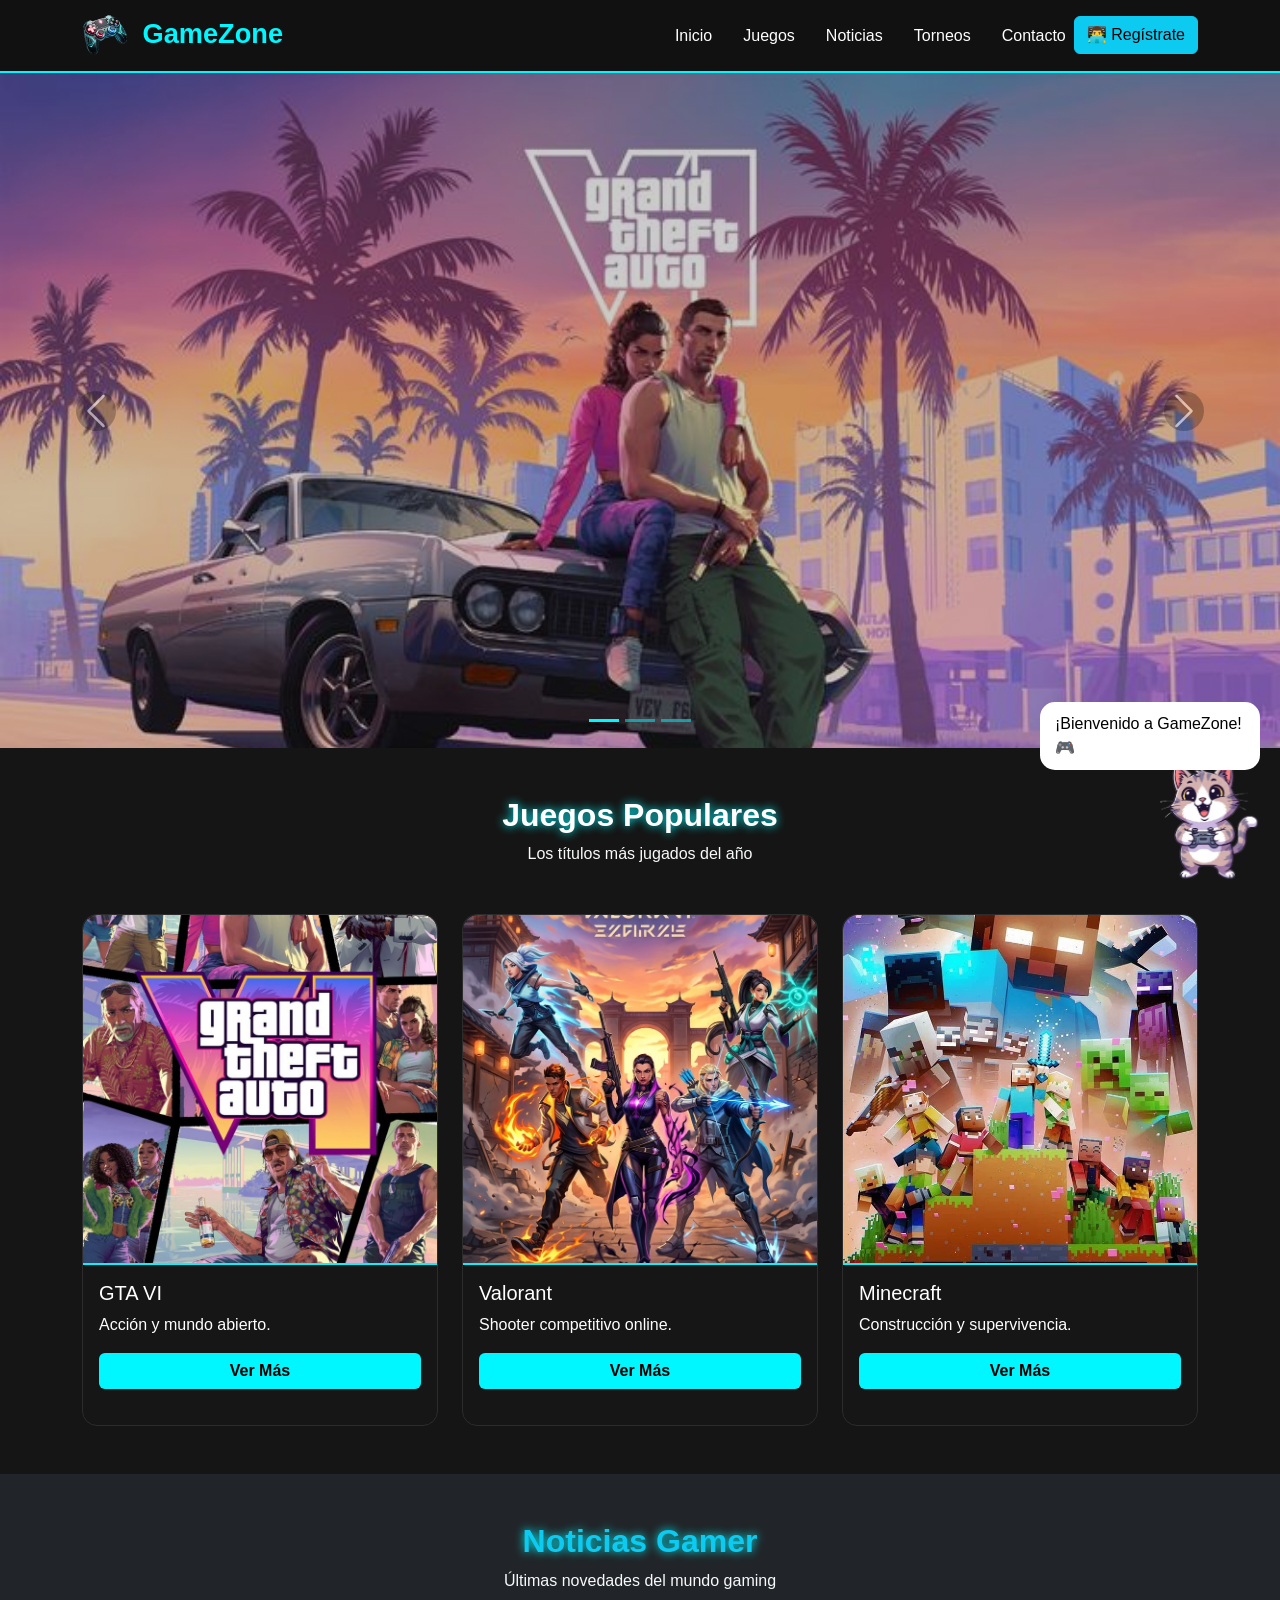
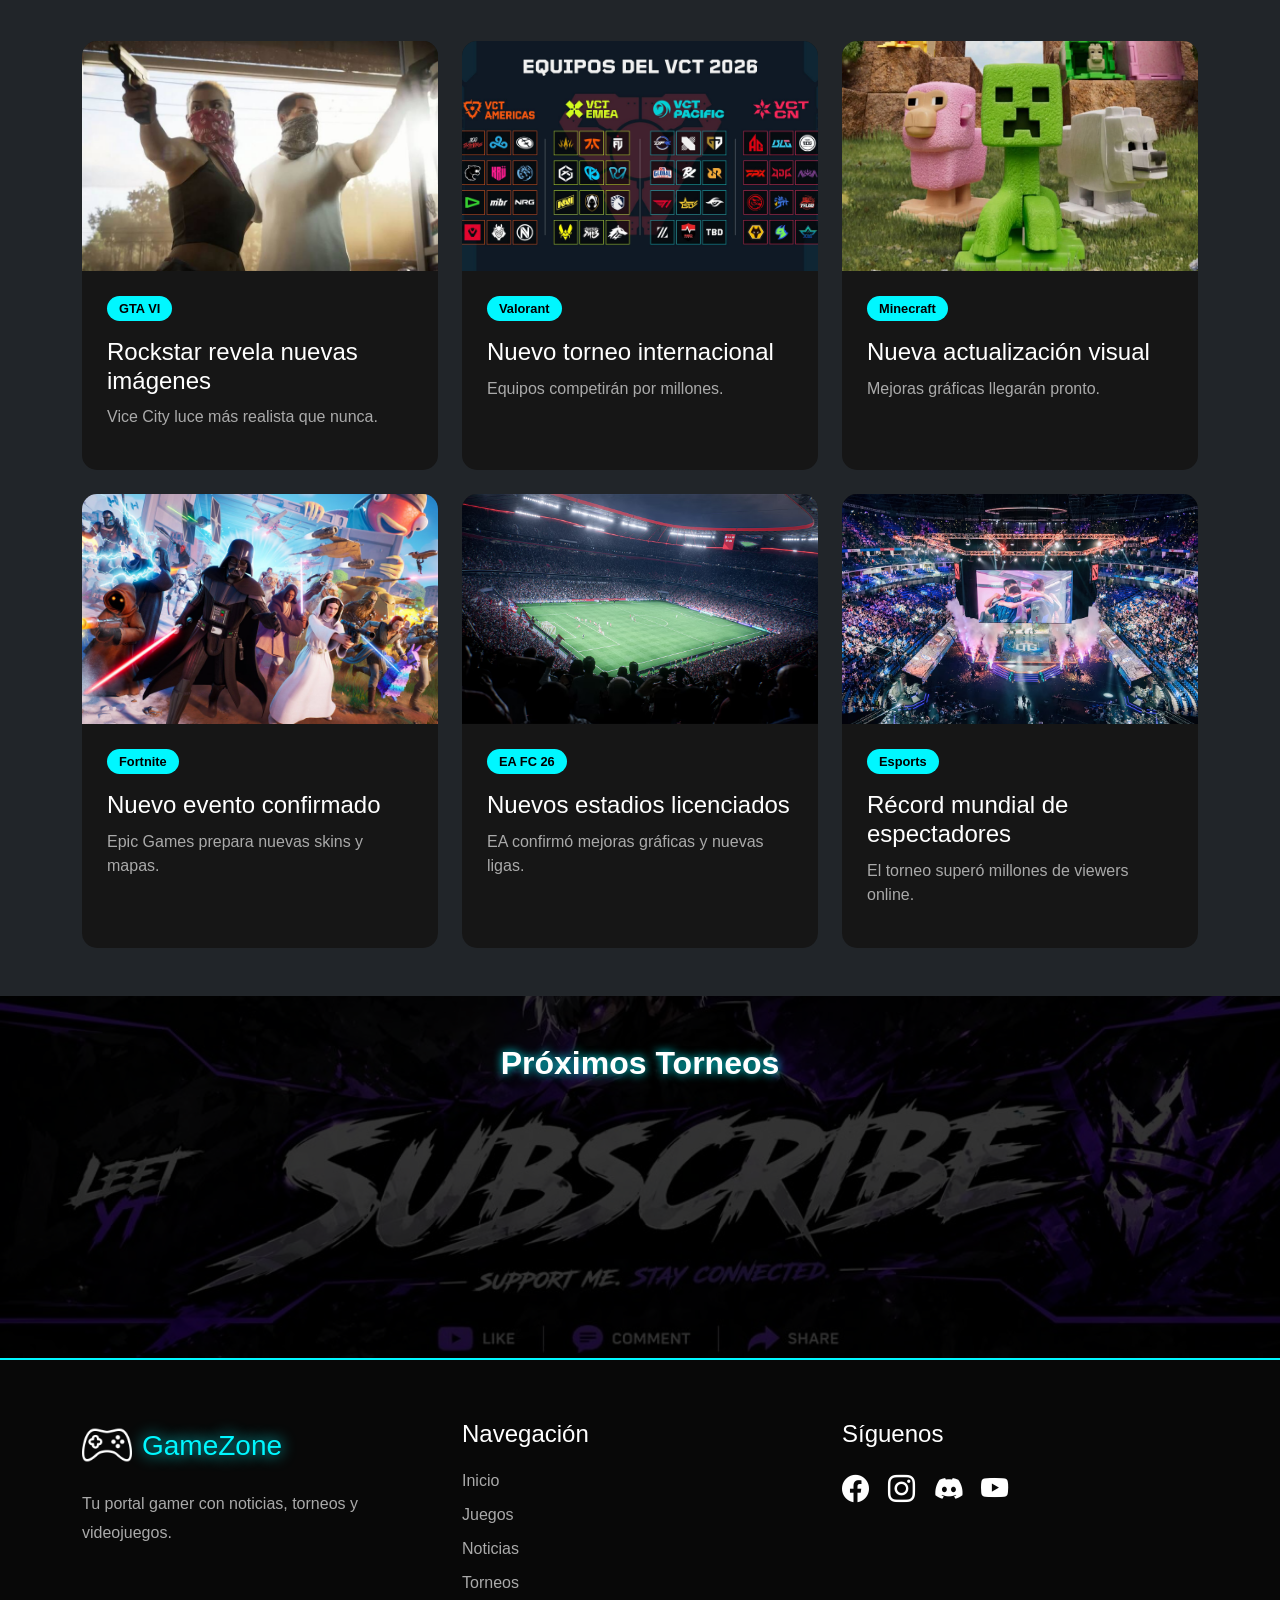
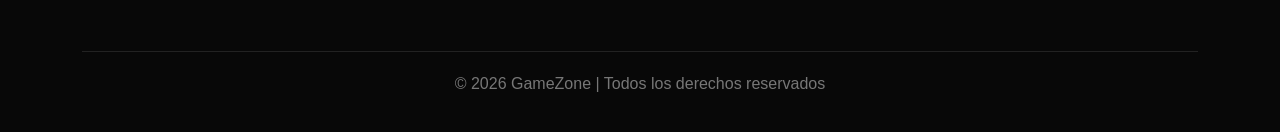
<file: index.html>
<!DOCTYPE html>
<html lang="es">
<head>
    <meta charset="UTF-8">
    <meta name="viewport" content="width=device-width, initial-scale=1.0">
    <title>Gaming Zone</title>
    <link href="https://cdn.jsdelivr.net/npm/bootstrap@5.3.3/dist/css/bootstrap.min.css" rel="stylesheet">
    <link rel="stylesheet" href="https://unpkg.com/aos@2.3.1/dist/aos.css"/>
    <link rel="stylesheet" href="https://cdn.jsdelivr.net/npm/bootstrap-icons@1.11.3/font/bootstrap-icons.min.css">
    <link rel="stylesheet" href="css/style.css">
</head>
<body>
    <!-- BAR -->
    <nav class="navbar navbar-expand-lg navbar-dark bg-dark sticky-top">
        <div class="container">
            <!-- LOGO -->
            <a class="navbar-brand fw-bold" href="#">
                <img src="img/logo (1).png" alt="Logo" width="45" class="me-2">
                GameZone
            </a>
            <!-- BOTÓN RESPONSIVE -->
            <button class="navbar-toggler" type="button" data-bs-toggle="collapse" data-bs-target="#menu">
                <span class="navbar-toggler-icon"></span>
            </button>
            <!-- MENÚ -->
            <div class="collapse navbar-collapse" id="menu">
                <ul class="navbar-nav ms-auto">
                    <li class="nav-item">
                        <a class="nav-link active" href="#inicio">
                            Inicio
                        </a>
                    </li>
                    <li class="nav-item">
                        <a class="nav-link" href="#juegos">
                            Juegos
                        </a>
                    </li>
                    <li class="nav-item">
                        <a class="nav-link" href="#noticias">
                            Noticias
                        </a>
                    </li>
                    <li class="nav-item">
                        <a class="nav-link" href="#torneos">
                            Torneos
                        </a>
                    </li>
                    <li class="nav-item">
                        <a class="nav-link" href="#contacto">
                            Contacto
                        </a>
                    </li>
                    <li class="nav-item">
                        <a class="btn btn-info w-100" href="registrate.html">
                            👨‍💻 Regístrate
                        </a>  
                    </li>
                </ul>
            </div>
        </div>
    </nav>
    <!-- HERO SECTION -->
    <!-- HERO SLIDER -->
<section id="inicio">
    <div id="heroCarousel" class="carousel slide carousel-fade" data-bs-ride="carousel">
        <!-- INDICADORES -->
        <div class="carousel-indicators">
            <button type="button" data-bs-target="#heroCarousel" data-bs-slide-to="0" class="active"></button>
            <button type="button" data-bs-target="#heroCarousel" data-bs-slide-to="1"></button>
            <button type="button" data-bs-target="#heroCarousel" data-bs-slide-to="2"></button>
        </div>
        <!-- SLIDES -->
        <div class="carousel-inner">
            <!-- SLIDE 1 -->
            <div class="carousel-item active">
                <div class="hero-slide" style="background-image:linear-gradient(rgba(0,0,0,0.20),rgba(0,0,0,0.20)),url('img/banner10.jfif');">
                </div>
            </div>
            <!-- SLIDE 2 -->
            <div class="carousel-item">
                <div class="hero-slide" style="background-image:linear-gradient(rgba(0,0,0,0.20),rgba(0,0,0,0.20)),url('img/banner11.jfif');">
                </div>
            </div>
            <!-- SLIDE 3 -->
            <div class="carousel-item">
                <div class="hero-slide" style="background-image:linear-gradient(rgba(0,0,0,0.20),rgba(0,0,0,0.20)),url('img/banner12.jfif');">
                </div>
            </div>
            
        </div>
        <!-- BOTONES -->
        <button class="carousel-control-prev" type="button" data-bs-target="#heroCarousel" data-bs-slide="prev">
            <span class="carousel-control-prev-icon"></span>
        </button>
        <button class="carousel-control-next" type="button" data-bs-target="#heroCarousel" data-bs-slide="next">
            <span class="carousel-control-next-icon"></span>
        </button>
    </div>
</section>
    <!-- JUEGOS POPULARES -->
    <section id="juegos" class="py-5">
        <div class="container">
            <div class="text-center mb-5">
                <h2 class="fw-bold text-white">
                    Juegos Populares
                </h2>
                <p class="text-light">
                    Los títulos más jugados del año
                </p>
            </div>
            <div class="row g-4">
                <div class="col-md-4" data-aos="zoom-in">
                    <div class="card game-card h-100">
                        <img src="img/gta6" class="card-img-top" alt="GTA VI">
                        <div class="card-body">
                            <h5 class="card-title">
                                GTA VI
                            </h5>
                            <p class="card-text">
                                Acción y mundo abierto.
                            </p>
                            <a href="gta6.html" class="btn btn-info w-100">
                                Ver Más
                            </a>
                        </div>
                    </div>
                </div>
                <div class="col-md-4" data-aos="zoom-in" data-aos-delay="200">
                    <div class="card game-card h-100">
                        <img src="img/valorant.jfif" class="card-img-top" alt="Valorant">
                        <div class="card-body">
                            <h5 class="card-title">
                                Valorant
                            </h5>
                            <p class="card-text">
                                Shooter competitivo online.
                            </p>
                            <a href="valorant.html" class="btn btn-info w-100">
                                Ver Más
                            </a>
                        </div>
                    </div>
                </div>
                <div class="col-md-4" data-aos="zoom-in" data-aos-delay="400">
                    <div class="card game-card h-100">
                        <img src="img/minecraft.jfif" class="card-img-top" alt="Minecraft">
                        <div class="card-body">
                            <h5 class="card-title">
                                Minecraft
                            </h5>
                            <p class="card-text">
                                Construcción y supervivencia.
                            </p>
                            <a href="minecraft.html" class="btn btn-info w-100">
                                Ver Más
                            </a>
                        </div>
                    </div>
                </div>
            </div>
        </div>
    </section>
    <!-- NOTICIAS -->
    <section id="noticias" class="py-5 bg-dark">
        <div class="container">
            <div class="text-center mb-5">
                <h2 class="fw-bold text-info">
                    Noticias Gamer
                </h2>
                <p class="text-light">
                    Últimas novedades del mundo gaming
                </p>
            </div>
        <div class="row g-4">
        <!-- NOTICIA 1 -->
        <div class="col-lg-4 col-md-6">
        <a href="https://www.rockstargames.com/VI" target="_blank" class="news-link">
            <div class="news-card">
                <img src="img/noticia gta.jpg" alt="GTA VI">
                <div class="news-content">
                    <span class="news-tag">
                        GTA VI
                    </span>
                    <h4>
                        Rockstar revela nuevas imágenes
                    </h4>
                    <p>
                        Vice City luce más realista que nunca.
                    </p>
                </div>
            </div>
        </a>
        </div>
        <!-- NOTICIA 2 -->
        <div class="col-lg-4 col-md-6">
        <a href="https://playvalorant.com/es-es/news/" target="_blank" class="news-link">
            <div class="news-card">
                <img src="img/noticia valorant.jpg" alt="Valorant">
                <div class="news-content">
                    <span class="news-tag">
                        Valorant
                    </span>
                    <h4>
                        Nuevo torneo internacional
                    </h4>
                    <p>
                        Equipos competirán por millones.
                    </p>
                </div>
            </div>
        </a>
        </div>
        <!-- NOTICIA 3 -->
        <div class="col-lg-4 col-md-6">
        <a href="https://www.minecraft.net/es-es/article" target="_blank" class="news-link">
            <div class="news-card">
                <img src="img/noticia minecraft.webp" alt="Minecraft">
                <div class="news-content">
                    <span class="news-tag">
                        Minecraft
                    </span>
                    <h4>
                        Nueva actualización visual
                    </h4>
                    <p>
                        Mejoras gráficas llegarán pronto.
                    </p>
                </div>
            </div>
        </a>
        </div>
        <!-- NOTICIA 4 -->
        <div class="col-lg-4 col-md-6">
        <a href="https://www.fortnite.com/news" target="_blank" class="news-link">
            <div class="news-card">
                <img src="img/noticia fornite.jpeg" alt="Fortnite">
                <div class="news-content">
                    <span class="news-tag">
                        Fortnite
                    </span>
                    <h4>
                        Nuevo evento confirmado
                    </h4>
                    <p>
                        Epic Games prepara nuevas skins y mapas.
                    </p>
                </div>
            </div>
        </a>
        </div>
        <!-- NOTICIA 5 -->
        <div class="col-lg-4 col-md-6">
        <a href="https://www.ea.com/es-es/games/ea-sports-fc/fc-26" target="_blank" class="news-link">
            <div class="news-card">
            <img src="img/noticia ae fc.avif" alt="EA FC 26">
                <div class="news-content">
                    <span class="news-tag">
                        EA FC 26
                    </span>
                    <h4>
                        Nuevos estadios licenciados
                    </h4>
                    <p>
                        EA confirmó mejoras gráficas y nuevas ligas.
                    </p>
                </div>
            </div>
        </a>
        </div>
        <!-- NOTICIA 6 -->
        <div class="col-lg-4 col-md-6">
        <a href="https://www.esports.net/news/" target="_blank" class="news-link">
            <div class="news-card">
            <img src="img/noticia esports.avif" alt="Esports">
                <div class="news-content">
                    <span class="news-tag">
                        Esports
                    </span>
                    <h4>
                        Récord mundial de espectadores
                    </h4>
                    <p>
                        El torneo superó millones de viewers online.
                    </p>
                </div>
            </div>
        </a>
        </div>
        </div>
    </section>
    <!-- TORNEOS -->
    <section id="torneos" class="py-5 torneos-section">
        <div class="container">
            <div class="text-center mb-5">
                <h2 class="fw-bold text-white">
                    Próximos Torneos
                </h2>
            </div>
            <div class="table-responsive" data-aos="fade-left">
                <table class="table table-dark table-hover text-center">
                    <thead>
                        <tr>
                            <th>Juego</th>
                            <th>Fecha</th>
                            <th>Premio</th>
                        </tr>
                    </thead>
                    <tbody>
                        <tr>
                            <td>Valorant</td>
                            <td>20 Junio</td>
                            <td>$5000</td>
                        </tr>
                        <tr>
                            <td>Fortnite</td>
                            <td>5 Julio</td>
                            <td>$3000</td>
                        </tr>
                        <tr>
                            <td>EA FC 26</td>
                            <td>15 Agosto</td>
                            <td>$2000</td>
                        </tr>
                    </tbody>
                </table>
            </div>
        </div>
    </section>
<!-- FOOTER -->
<footer id="contacto">
    <div class="container">
        <div class="row gy-4">
            <!-- LOGO -->
            <div class="col-lg-4">
                <h3 class="footer-logo">
                    <img src="img/logo.png" width="50">
                    GameZone
                </h3>
                <p class="footer-text">
                    Tu portal gamer con noticias,
                    torneos y videojuegos.
                </p>
            </div>
            <!-- LINKS -->
            <div class="col-lg-4">
                <h4 class="footer-title">
                    Navegación
                </h4>
                <ul class="footer-links">
                    <li><a href="#inicio">Inicio</a></li>
                    <li><a href="#juegos">Juegos</a></li>
                    <li><a href="#noticias">Noticias</a></li>
                    <li><a href="#torneos">Torneos</a></li>
                </ul>
            </div>
            <!-- REDES -->
            <div class="col-lg-4">
                <h4 class="footer-title">
                    Síguenos
                </h4>
                <div class="footer-social">
                    <i class="bi bi-facebook"></i>
                    <i class="bi bi-instagram"></i>
                    <i class="bi bi-discord"></i>
                    <i class="bi bi-youtube"></i>
                </div>
            </div>
        </div>
        <!-- COPYRIGHT -->
        <div class="footer-bottom">
            <p>
                © 2026 GameZone | Todos los derechos reservados
            </p>
        </div>
    </div>
</footer>
    <div id="gato-asistente">
        <img src="img/gato-asistente.png" alt="Gato Asistente">
        <div class="mensaje-gato">
            ¡Bienvenido a GameZone! 🎮
        </div>
    </div>
    <!-- BOOTSTRAP JS -->
    <script src="https://cdn.jsdelivr.net/npm/bootstrap@5.3.3/dist/js/bootstrap.bundle.min.js"></script>
    <!-- JAVASCRIPT -->
    <script src="js/app.js"></script>
    <script src="https://unpkg.com/aos@2.3.1/dist/aos.js"></script>
    <script>
    AOS.init({
        duration: 1200,
        once: true
    });
</script>
</body>
</html>
</file>
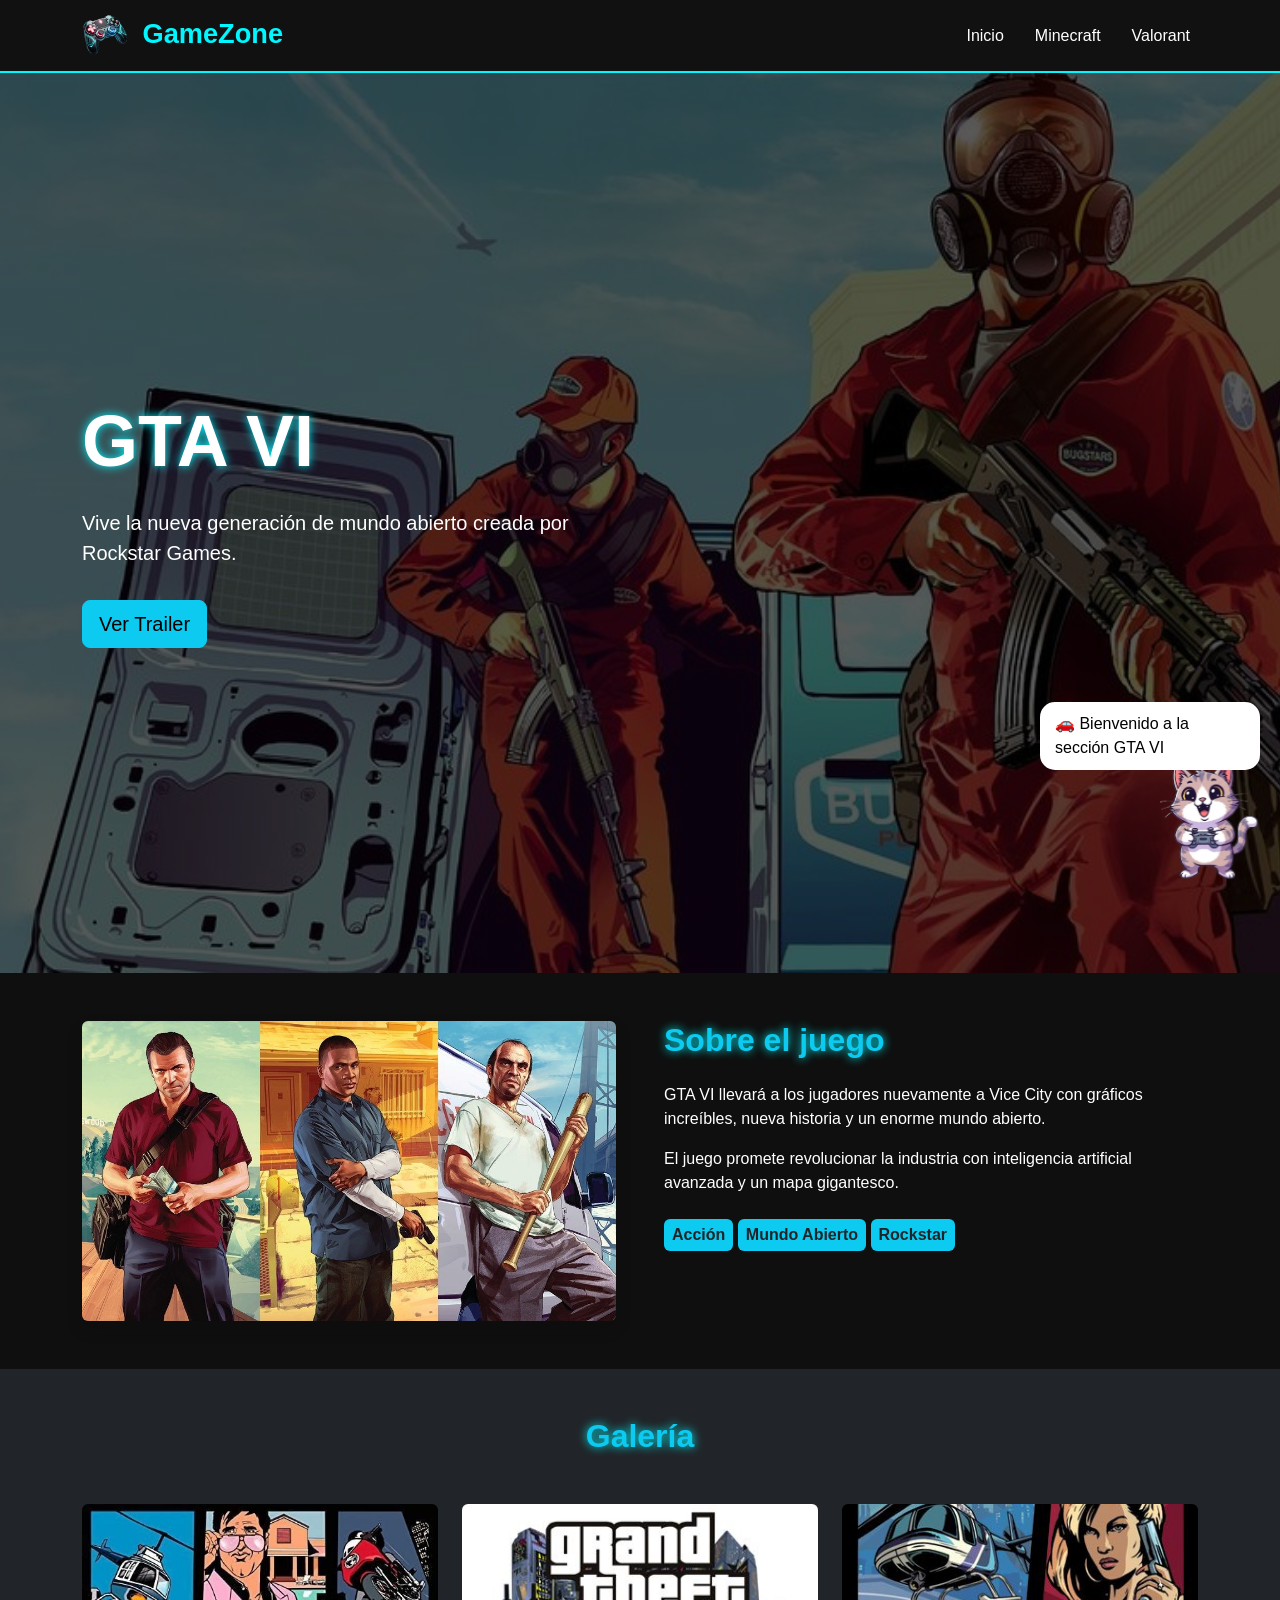
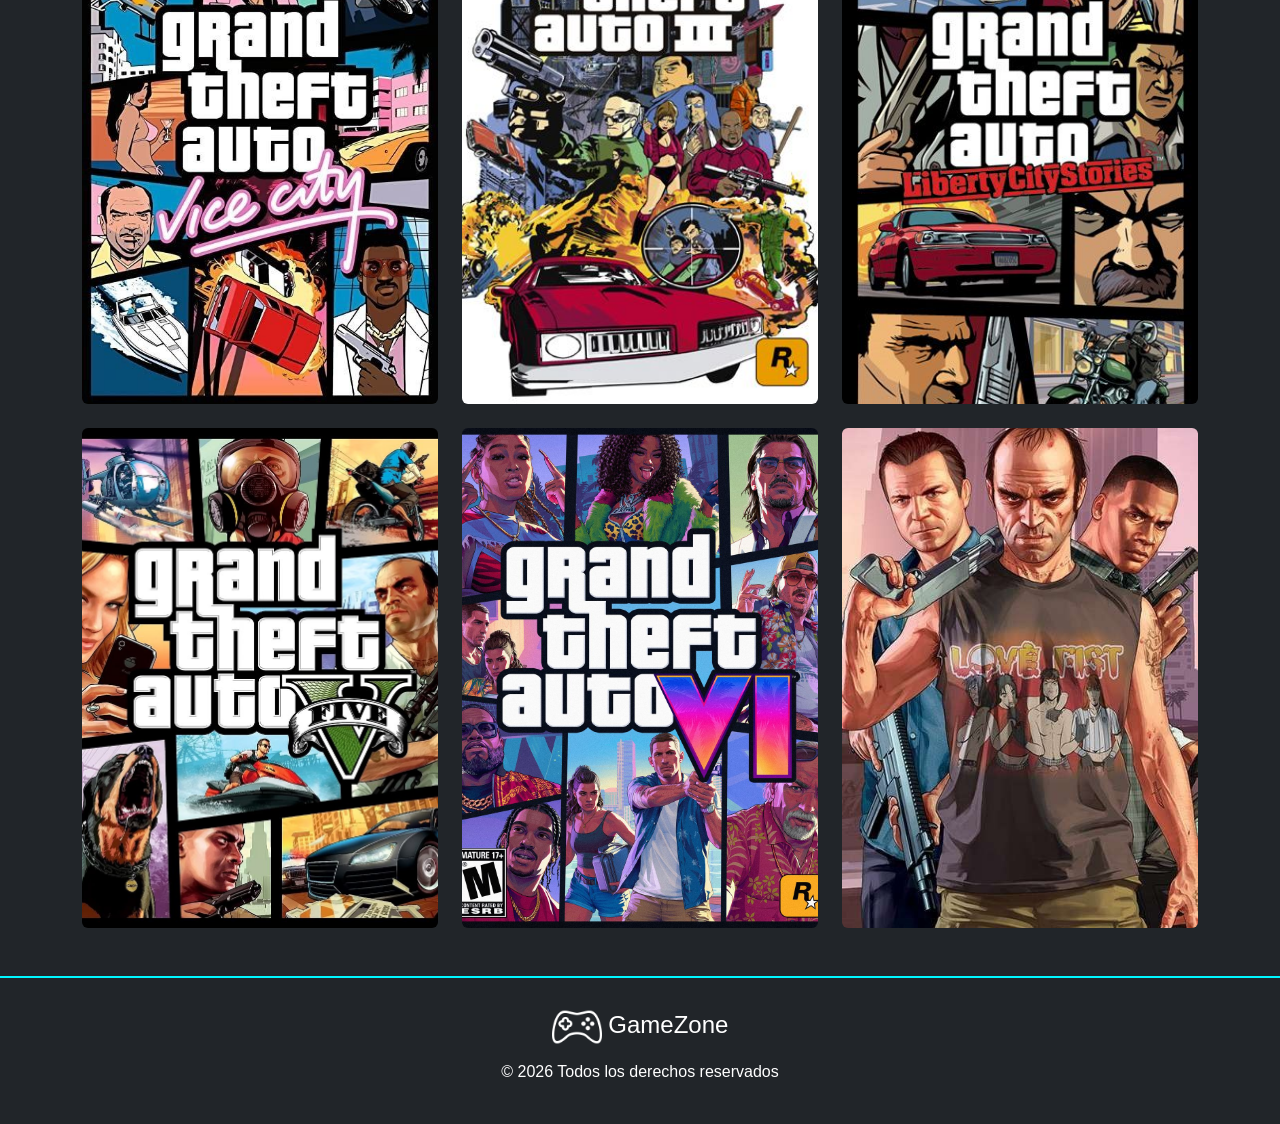
<file: gta6.html>
<!DOCTYPE html>
<html lang="es">
<head>
    <meta charset="UTF-8">
    <meta name="viewport" content="width=device-width, initial-scale=1.0">
    <title>GTA VI | GameZone</title>
    <link href="https://cdn.jsdelivr.net/npm/bootstrap@5.3.3/dist/css/bootstrap.min.css" rel="stylesheet">
    <link rel="stylesheet" href="https://cdn.jsdelivr.net/npm/bootstrap-icons@1.11.3/font/bootstrap-icons.min.css">
    <link rel="stylesheet" href="css/style.css">
</head>
<body>
    <!-- NAVBAR -->
<nav class="navbar navbar-expand-lg navbar-dark bg-dark sticky-top">
    <div class="container">
        <!-- LOGO -->
        <a class="navbar-brand fw-bold" href="index.html">
            <img src="img/logo (1).png" width="45" class="me-2">
            GameZone
        </a>
        <!-- BOTÓN HAMBURGUESA -->
        <button class="navbar-toggler" type="button" data-bs-toggle="collapse" data-bs-target="#menu">
            <span class="navbar-toggler-icon"></span>
        </button>
        <!-- MENÚ -->
        <div class="collapse navbar-collapse" id="menu">
            <ul class="navbar-nav ms-auto">
                <li class="nav-item">
                    <a class="nav-link" href="index.html">
                        Inicio
                    </a>
                </li>
                <li class="nav-item">
                    <a class="nav-link" href="minecraft.html">
                        Minecraft
                    </a>
                </li>
                <li class="nav-item">
                    <a class="nav-link" href="valorant.html">
                        Valorant
                    </a>
                </li>
            </ul>
        </div>
    </div>
</nav>
    <!-- HERO -->
    <section class="gta-hero">
        <div class="container">
            <div class="row align-items-center">
                <div class="col-lg-6 text-white text-center text-lg-start">
                    <h1 class="display-2 fw-bold">
                        GTA VI
                    </h1>
                    <p class="lead mt-4">
                        Vive la nueva generación de mundo abierto creada por Rockstar Games.
                    </p>
                    <a href="https://www.youtube.com/watch?v=QdBZY2fkU-0" target="_blank" class="btn btn-info btn-lg mt-3">
                        Ver Trailer
                    </a>
                </div>
            </div>
        </div>
    </section>
    <!-- INFORMACIÓN -->
    <section class="py-5">
        <div class="container">
            <div class="row g-5">
                <div class="col-lg-6">
                    <img src="img/1gat.jpg" class="img-fluid rounded shadow">
                </div>
                <div class="col-lg-6 text-white">
                    <h2 class="text-info fw-bold">
                        Sobre el juego
                    </h2>
                    <p class="mt-4">
                        GTA VI llevará a los jugadores
                        nuevamente a Vice City con
                        gráficos increíbles,
                        nueva historia y un enorme
                        mundo abierto.
                    </p>
                    <p>
                        El juego promete revolucionar
                        la industria con inteligencia
                        artificial avanzada y un mapa
                        gigantesco.
                    </p>
                    <div class="mt-4">
                        <span class="badge bg-info text-dark p-2 fs-6">
                            Acción
                        </span>
                        <span class="badge bg-info text-dark p-2 fs-6">
                            Mundo Abierto
                        </span>
                        <span class="badge bg-info text-dark p-2 fs-6">
                            Rockstar
                        </span>
                    </div>
                </div>
            </div>
        </div>
    </section>
    <!-- GALERÍA -->
    <section class="py-5 bg-dark">
        <div class="container">
            <h2 class="text-center text-info fw-bold mb-5">
                Galería
            </h2>
            <div class="row g-4">
                <div class="col-md-4">
                    <img src="img/1gta.jpg" class="img-fluid rounded gallery-img">
                </div>
                <div class="col-md-4">
                    <img src="img/gta2.jpg" class="img-fluid rounded gallery-img">
                </div>
                <div class="col-md-4">
                    <img src="img/gta3.jpg" class="img-fluid rounded gallery-img">
                </div>
                <div class="col-md-4">
                    <img src="img/gta4.jpg" class="img-fluid rounded gallery-img">
                </div>
                <div class="col-md-4">
                    <img src="img/gta5.jpg" class="img-fluid rounded gallery-img">
                </div>
                <div class="col-md-4">
                    <img src="img/gta7.jpg" class="img-fluid rounded gallery-img">
                </div>
            </div>
        </div>
    </section>
    <!-- FOOTER -->
    <footer class="bg-dark text-white py-4">
        <div class="container text-center">
            <h4>
                <img src="img/logo.png" width="50">
                GameZone
            </h4>
            <p>
                © 2026 Todos los derechos reservados
            </p>
        </div>
    </footer>
    <div id="gato-asistente">
        <img src="img/gato-asistente.png" alt="Gato Asistente">
        <div class="mensaje-gato">
            🚗 Bienvenido a la sección GTA VI
        </div>
    </div>
    <script src="https://cdn.jsdelivr.net/npm/bootstrap@5.3.3/dist/js/bootstrap.bundle.min.js"></script>
    <script src="js/app.js"></script>
</body>
</html>
</file>
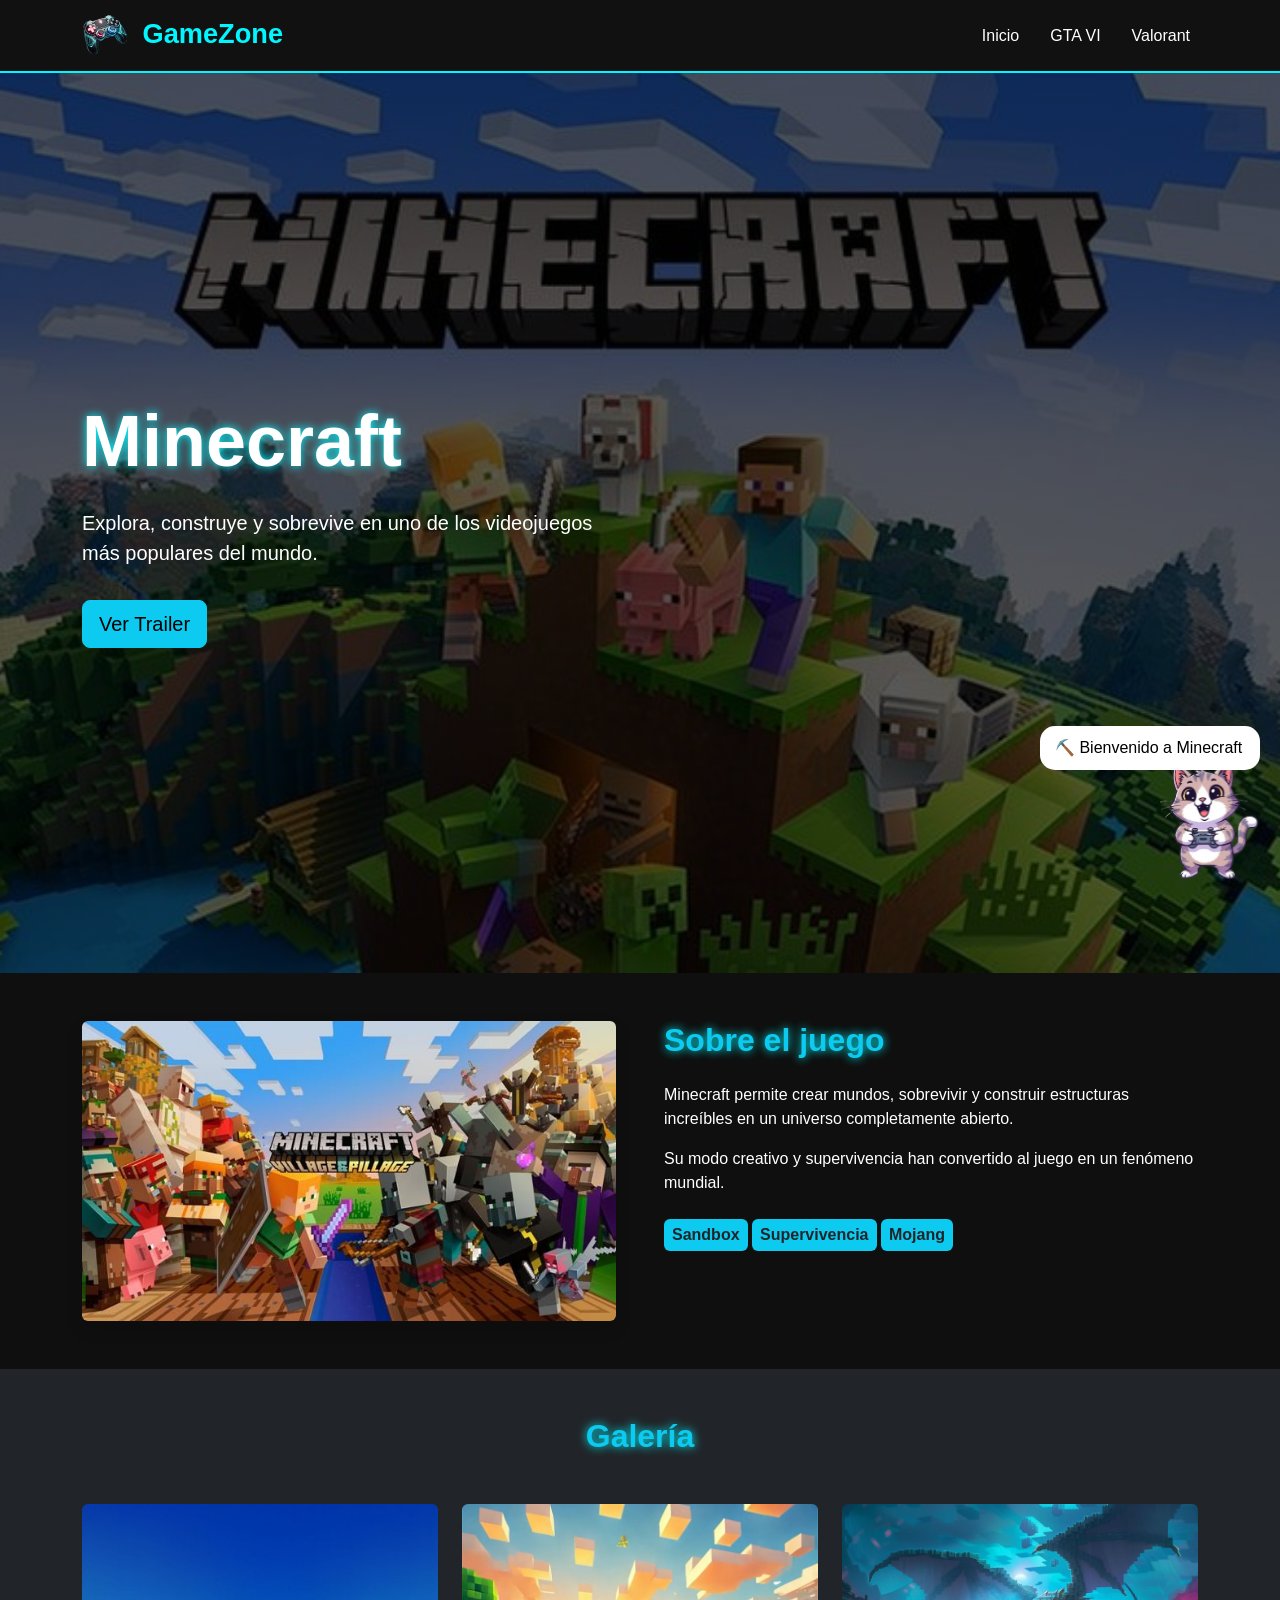
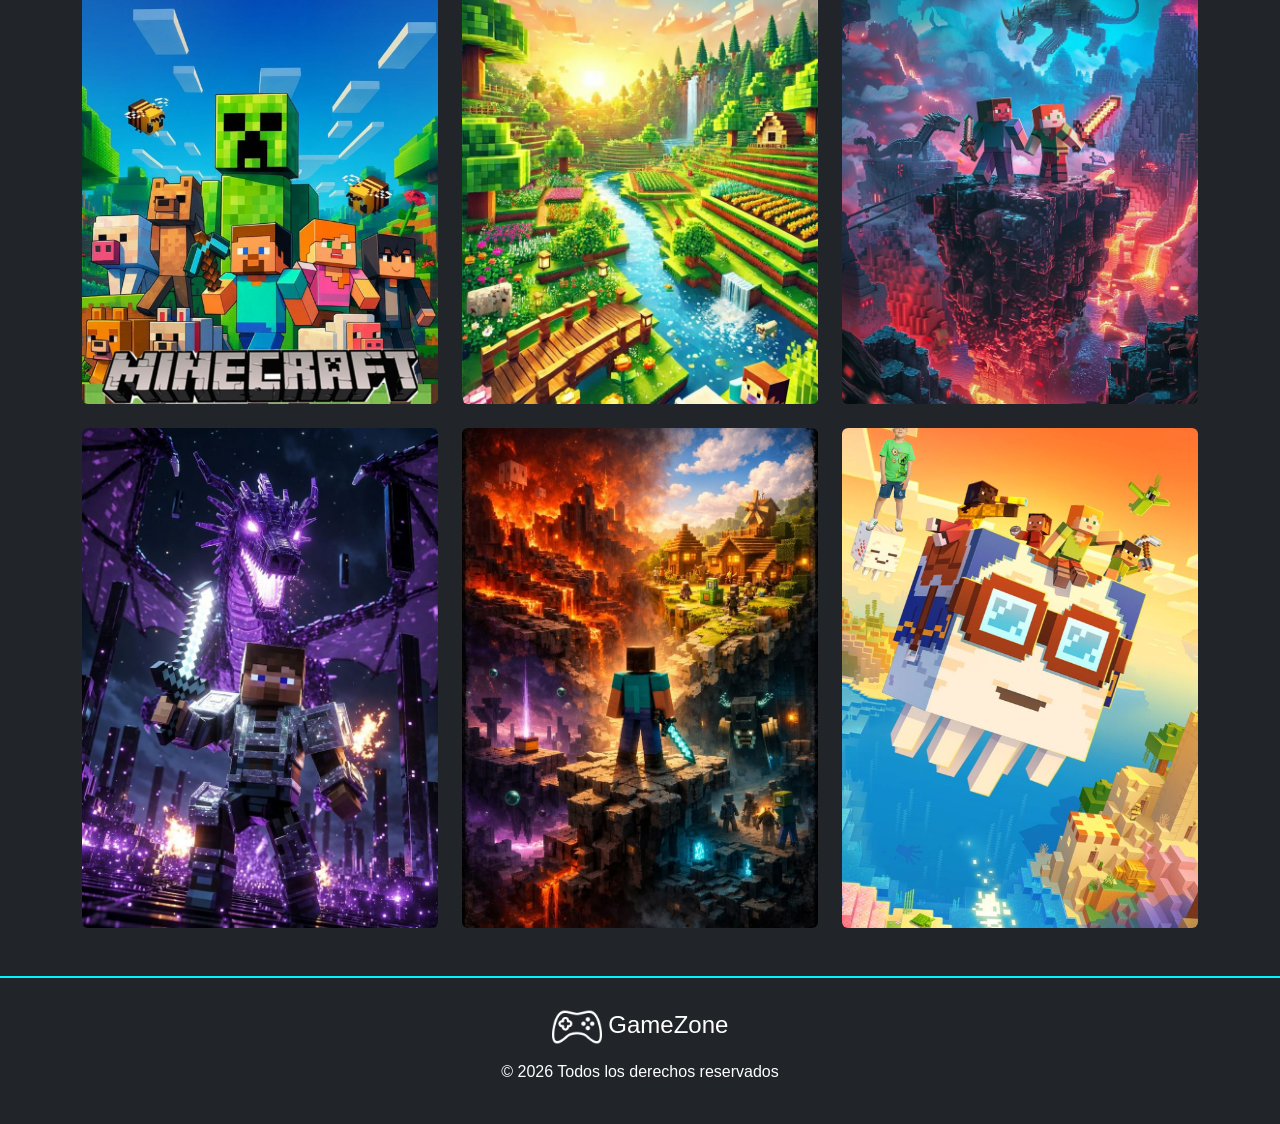
<file: minecraft.html>
<!DOCTYPE html>
<html lang="es">
<head>
    <meta charset="UTF-8">
    <meta name="viewport" content="width=device-width, initial-scale=1.0">
    <title>Minecraft | GameZone</title>
    <link href="https://cdn.jsdelivr.net/npm/bootstrap@5.3.3/dist/css/bootstrap.min.css" rel="stylesheet">
    <link rel="stylesheet" href="https://cdn.jsdelivr.net/npm/bootstrap-icons@1.11.3/font/bootstrap-icons.min.css">
    <link rel="stylesheet" href="css/style.css">
</head>
<body>
    <!-- NAVBAR -->
<nav class="navbar navbar-expand-lg navbar-dark bg-dark sticky-top">
    <div class="container">
        <!-- LOGO -->
        <a class="navbar-brand fw-bold" href="index.html">
            <img src="img/logo (1).png" width="45" class="me-2">
            GameZone
        </a>
        <!-- BOTÓN HAMBURGUESA -->
        <button class="navbar-toggler" type="button" data-bs-toggle="collapse" data-bs-target="#menu">
            <span class="navbar-toggler-icon"></span>
        </button>
        <!-- MENÚ -->
        <div class="collapse navbar-collapse" id="menu">
            <ul class="navbar-nav ms-auto">
                <li class="nav-item">
                    <a class="nav-link" href="index.html">
                        Inicio
                    </a>
                </li>
                <li class="nav-item">
                    <a class="nav-link" href="gta6.html">
                        GTA VI
                    </a>
                </li>
                <li class="nav-item">
                    <a class="nav-link" href="valorant.html">
                        Valorant
                    </a>
                </li>
            </ul>
        </div>
    </div>
</nav>
    <!-- HERO -->
    <section class="minecraft-hero">
        <div class="container">
            <div class="row align-items-center">
                <div class="col-lg-6 text-white text-center text-lg-start">
                    <h1 class="display-2 fw-bold">
                        Minecraft
                    </h1>
                    <p class="lead mt-4">
                        Explora, construye y sobrevive
                        en uno de los videojuegos
                        más populares del mundo.
                    </p>
                    <a href="https://www.youtube.com/watch?v=MmB9b5njVbA" target="_blank" class="btn btn-info btn-lg mt-3">
                        Ver Trailer
                    </a>
                </div>
            </div>
        </div>
    </section>
    <!-- INFORMACIÓN -->
    <section class="py-5">
        <div class="container">
            <div class="row g-5">
                <div class="col-lg-6">
                    <img src="img/minecraft1.jpg" class="img-fluid rounded shadow">
                </div>
                <div class="col-lg-6 text-white">
                    <h2 class="text-info fw-bold">
                        Sobre el juego
                    </h2>
                    <p class="mt-4">
                        Minecraft permite crear mundos,
                        sobrevivir y construir estructuras
                        increíbles en un universo
                        completamente abierto.
                    </p>
                    <p>
                        Su modo creativo y supervivencia
                        han convertido al juego en un
                        fenómeno mundial.
                    </p>
                    <div class="mt-4">
                        <span class="badge bg-info text-dark p-2 fs-6">
                            Sandbox
                        </span>
                        <span class="badge bg-info text-dark p-2 fs-6">
                            Supervivencia
                        </span>
                        <span class="badge bg-info text-dark p-2 fs-6">
                            Mojang
                        </span>
                    </div>
                </div>
            </div>
        </div>
    </section>
    <!-- GALERÍA -->
    <section class="py-5 bg-dark">
        <div class="container">
            <h2 class="text-center text-info fw-bold mb-5">
                Galería
            </h2>
            <div class="row g-4">
                <div class="col-md-4">
                    <img src="img/minecraft2.png" class="img-fluid rounded gallery-img">
                </div>
                <div class="col-md-4">
                    <img src="img/minecraft3.jpg" class="img-fluid rounded gallery-img">
                </div>
                <div class="col-md-4">
                    <img src="img/minecraft4.jpg" class="img-fluid rounded gallery-img">
                </div>
                <div class="col-md-4">
                    <img src="img/minecraft5.jpg" class="img-fluid rounded gallery-img">
                </div>
                <div class="col-md-4">
                    <img src="img/minecraft6.jpg" class="img-fluid rounded gallery-img">
                </div>
                <div class="col-md-4">
                    <img src="img/minecraft7.png" class="img-fluid rounded gallery-img">
                </div>
            </div>
        </div>
    </section>
    <!-- FOOTER -->
    <footer class="bg-dark text-white py-4">
        <div class="container text-center">
            <h4>
                <img src="img/logo.png" width="50">
                GameZone
            </h4>
            <p>
                © 2026 Todos los derechos reservados
            </p>
        </div>
    </footer>
    <div id="gato-asistente">
        <img src="img/gato-asistente.png" alt="Gato Asistente">
        <div class="mensaje-gato">
            ⛏️ Bienvenido a Minecraft
        </div>
    </div>
    <script src="js/app.js"></script>
    <script src="https://cdn.jsdelivr.net/npm/bootstrap@5.3.3/dist/js/bootstrap.bundle.min.js"></script>
</body>
</html>
</file>
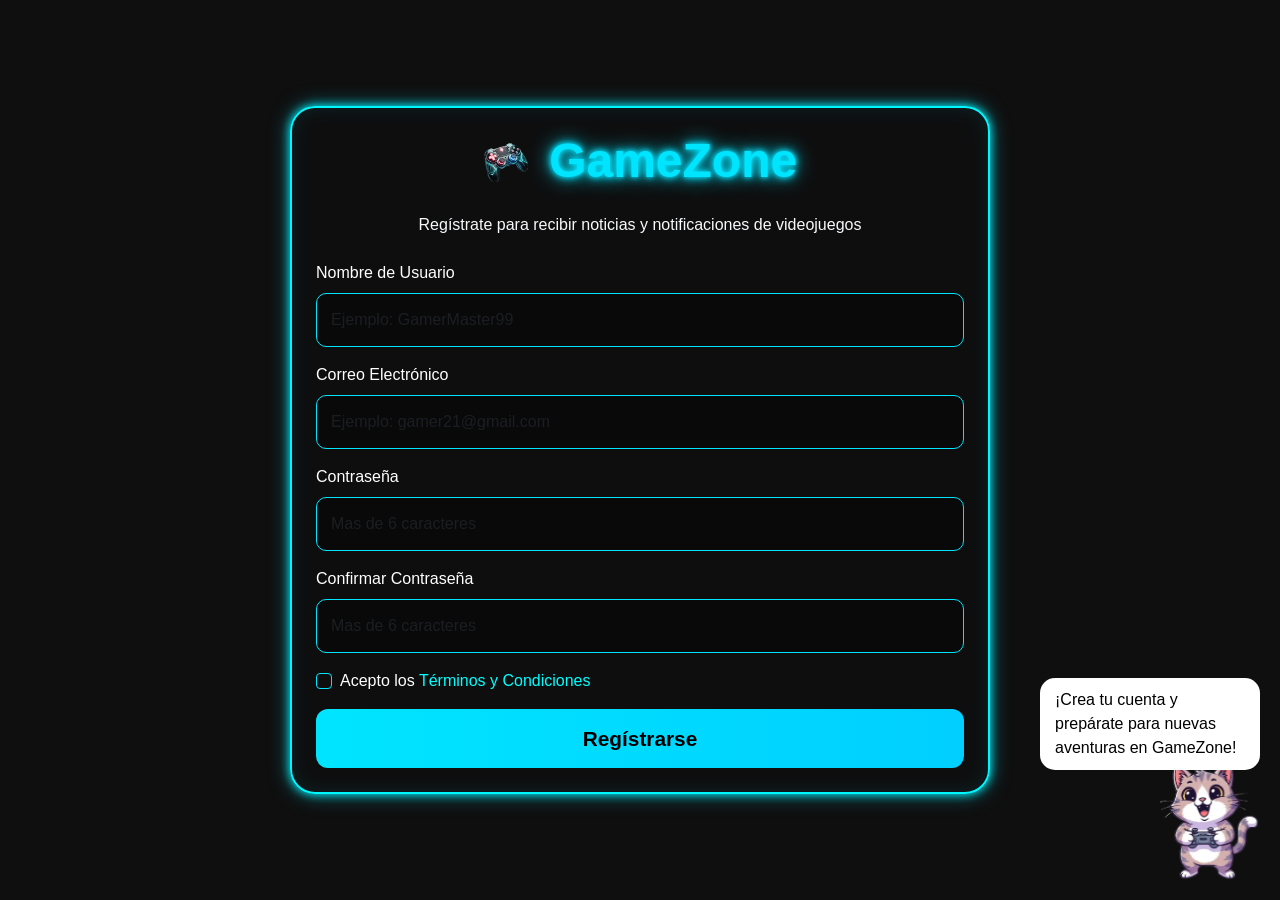
<file: registrate.html>
<!DOCTYPE html>
<html lang="es">
<head>
    <meta charset="UTF-8">
    <meta http-equiv="X-UA-Compatible" content="IE=edge">
    <meta name="viewport" content="width=device-width, initial-scale=1.0">
    <title>Registro-GameZone</title>
    <link href="https://cdn.jsdelivr.net/npm/bootstrap@5.3.3/dist/css/bootstrap.min.css" rel="stylesheet">
    <link rel="stylesheet" href="https://unpkg.com/aos@2.3.1/dist/aos.css"/>
    <link rel="stylesheet" href="https://cdn.jsdelivr.net/npm/bootstrap-icons@1.11.3/font/bootstrap-icons.min.css">
    <link rel="stylesheet" href="css/style.css">
</head>
<body>
    <div class="container d-flex justify-content-center align-items-center min-vh-100">
        <div class="card gamer-card p-4">
            <h1 class="text-center neon-title mb-4"><img src="img/logo (1).png" alt="Logo" width="45" class="me-2"> GameZone</h1>
            <p class="text-center text-light mb-4">
                Regístrate para recibir noticias y notificaciones de videojuegos
            </p>

            <form id="registroForm">

                <div class="mb-3">
                    <label class="form-label">Nombre de Usuario</label>
                    <input type="text" class="form-control gamer-input" id="usuario" placeholder="Ejemplo: GamerMaster99">

                </div>

                <div class="mb-3">
                    <label class="form-label">Correo Electrónico</label>
                    <input type="email" class="form-control gamer-input" id="correo" placeholder="Ejemplo: gamer21@gmail.com">
                </div>

                <div class="mb-3">
                    <label class="form-label">Contraseña</label>
                    <input type="password" class="form-control gamer-input" id="password" placeholder="Mas de 6 caracteres" >
                </div>

                <div class="mb-3">
                    <label class="form-label">Confirmar Contraseña</label>
                    <input type="password" class="form-control gamer-input" id="confirmarPassword" placeholder="Mas de 6 caracteres">
                </div>

                <div class="form-check mb-3">
                    <input class="form-check-input" type="checkbox" id="terminos">
                    <label class="form-check-label">
                        Acepto los
                        <a href="#"
                           data-bs-toggle="modal"
                           data-bs-target="#modalTerminos"
                           class="link-neon">
                            Términos y Condiciones
                        </a>
                    </label>
                </div>

                <div id="mensaje"></div>

                <button type="submit" class="btn gamer-btn w-100">
                    Regístrarse
                </button>

            </form>
        </div>
    </div>
    <div class="modal fade"
     id="modalTerminos"
     tabindex="-1">

    <div class="modal-dialog modal-dialog-scrollable">

        <div class="modal-content modal-gamer">

            <div class="modal-header">
                <h5 class="modal-title">
                    <img src="img/logo (1).png" alt="Logo" width="45" class="me-2"> Términos y Condiciones
                </h5>

                <button
                    type="button"
                    class="btn-close btn-close-white"
                    data-bs-dismiss="modal">
                </button>
            </div>

            <div class="modal-body">

                <h6>Bienvenido a GameZone</h6>

                <p>
                    Al registrarte en GameZone aceptas recibir noticias,
                    actualizaciones y notificaciones relacionadas con
                    videojuegos.
                </p>
                <p>
                    • Tu cuenta es personal e intransferible.
                </p>

                <p>
                    • GameZone puede enviar correos informativos
                    sobre novedades y lanzamientos.
                </p>

                <p>
                    • Tus datos serán tratados de manera segura y no
                    serán compartidos con terceros sin autorización.
                </p>

                <p>
                    • El incumplimiento de estas normas puede resultar
                    en la suspensión de la cuenta.
                </p>

            </div>

            <div class="modal-footer">
                <button
                    type="button"
                    class="btn btn-neon"
                    data-bs-dismiss="modal">
                    Entendido
                </button>
            </div>

        </div>

    </div>
</div>

    <div id="gato-asistente">
        <img src="img/gato-asistente.png" alt="Gato Asistente">
        <div class="mensaje-gato">
            ¡Crea tu cuenta y prepárate para nuevas aventuras en GameZone!
        </div>
    </div>
<script src="https://cdn.jsdelivr.net/npm/bootstrap@5.3.3/dist/js/bootstrap.bundle.min.js"></script>
<script src="js/registro.js"></script>
<script src="js/app.js"></script>
</body>
</html>
</file>
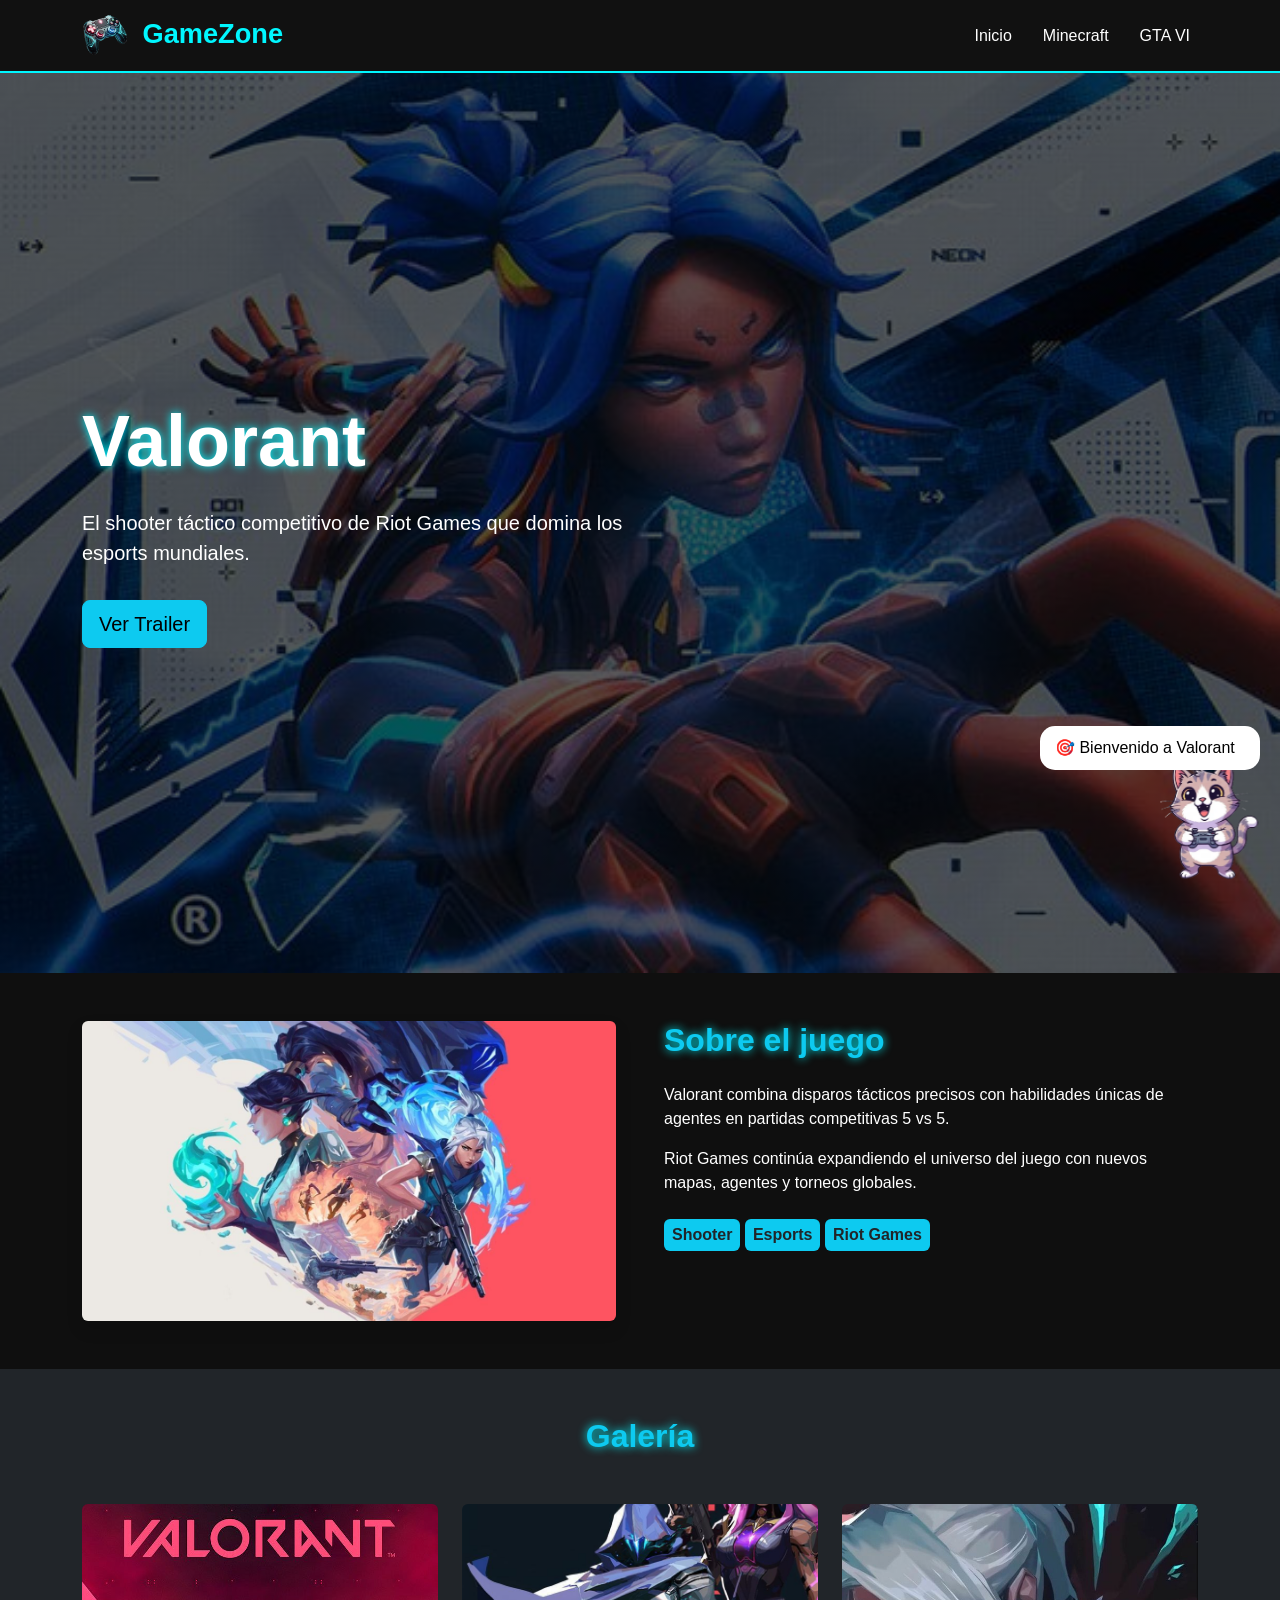
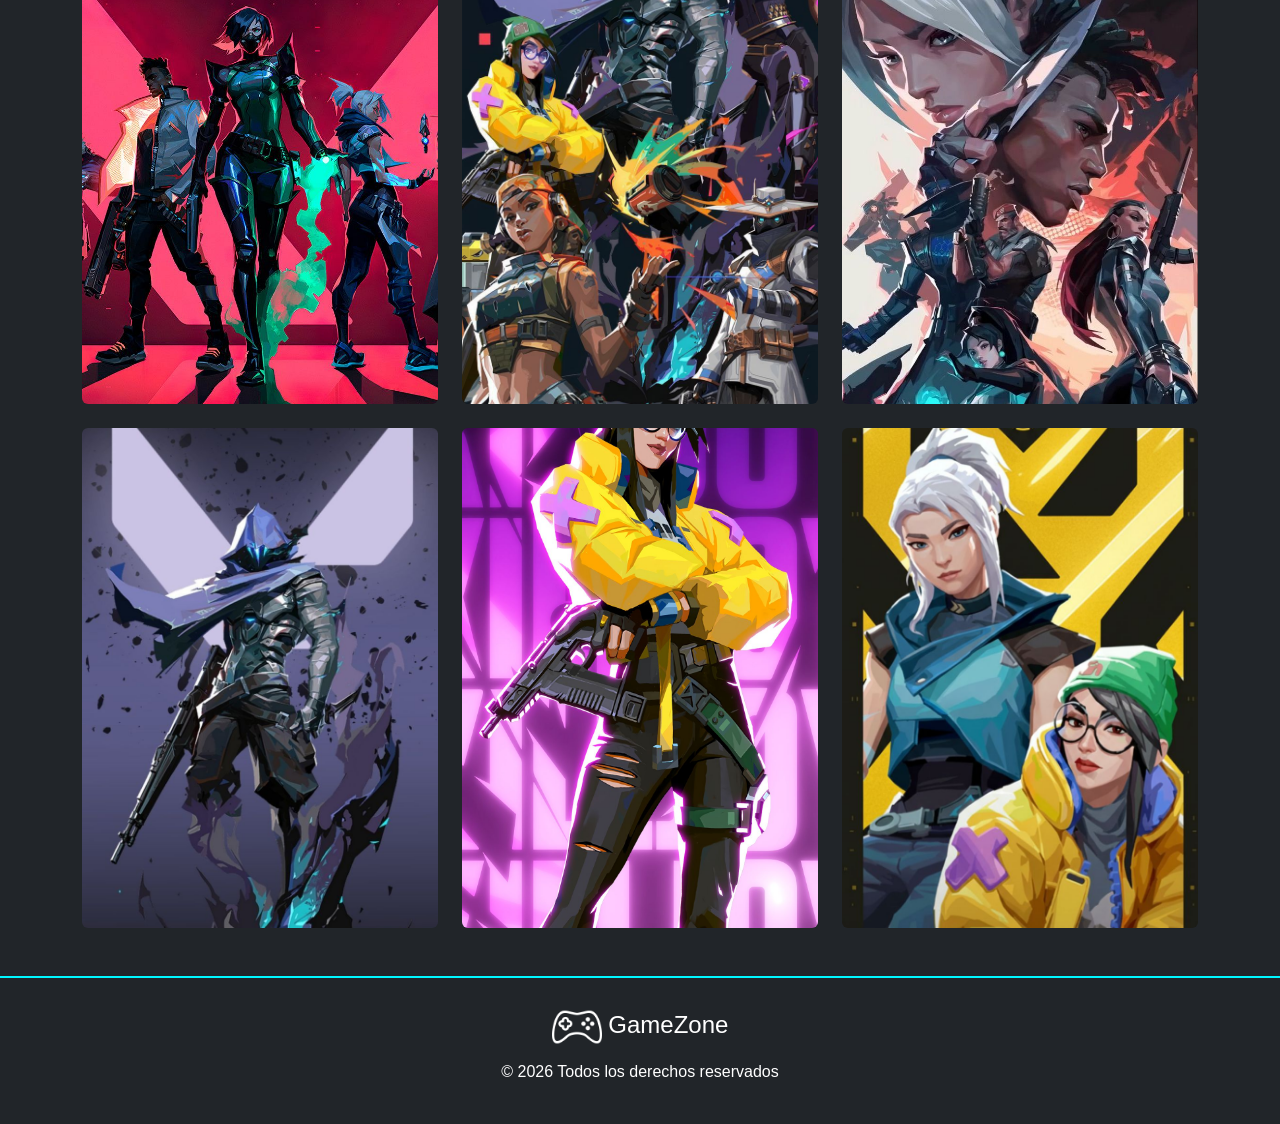
<file: valorant.html>
<!DOCTYPE html>
<html lang="es">
<head>
    <meta charset="UTF-8">
    <meta name="viewport"
    content="width=device-width, initial-scale=1.0">
    <title>Valorant | GameZone</title>
    <link href="https://cdn.jsdelivr.net/npm/bootstrap@5.3.3/dist/css/bootstrap.min.css" rel="stylesheet">
    <link rel="stylesheet" href="https://cdn.jsdelivr.net/npm/bootstrap-icons@1.11.3/font/bootstrap-icons.min.css">
    <link rel="stylesheet" href="css/style.css">
</head>
<body>
    <!-- NAVBAR -->
<nav class="navbar navbar-expand-lg navbar-dark bg-dark sticky-top">
    <div class="container">
        <!-- LOGO -->
        <a class="navbar-brand fw-bold" href="index.html">
            <img src="img/logo (1).png" width="45" class="me-2">
            GameZone
        </a>
        <!-- BOTÓN HAMBURGUESA -->
        <button class="navbar-toggler" type="button" data-bs-toggle="collapse" data-bs-target="#menu">
            <span class="navbar-toggler-icon"></span>
        </button>
        <!-- MENÚ -->
        <div class="collapse navbar-collapse" id="menu">
            <ul class="navbar-nav ms-auto">
                <li class="nav-item">
                    <a class="nav-link" href="index.html">
                        Inicio
                    </a>
                </li>
                <li class="nav-item">
                    <a class="nav-link" href="minecraft.html">
                        Minecraft
                    </a>
                </li>
                <li class="nav-item">
                    <a class="nav-link" href="gta6.html">
                        GTA VI
                    </a>
                </li>
            </ul>
        </div>
    </div>
</nav>
    <!-- HERO -->
    <section class="valorant-hero">
        <div class="container">
            <div class="row align-items-center">
                <div class="col-lg-6 text-white text-center text-lg-start">
                    <h1 class="display-2 fw-bold">
                        Valorant
                    </h1>
                    <p class="lead mt-4">
                        El shooter táctico competitivo de Riot Games que domina los esports mundiales.
                    </p>
                    <a href="https://www.youtube.com/watch?v=e_E9W2vsRbQ" target="_blank" class="btn btn-info btn-lg mt-3">
                        Ver Trailer
                    </a>
                </div>
            </div>
        </div>
    </section>
    <!-- INFORMACIÓN -->
    <section class="py-5">
        <div class="container">
            <div class="row g-5">
                <div class="col-lg-6">
                    <img src="img/valorant1.jpg"
                    class="img-fluid rounded shadow">
                </div>
                <div class="col-lg-6 text-white">
                    <h2 class="text-info fw-bold">
                        Sobre el juego
                    </h2>
                    <p class="mt-4">
                        Valorant combina disparos
                        tácticos precisos con habilidades
                        únicas de agentes en partidas
                        competitivas 5 vs 5.
                    </p>
                    <p>
                        Riot Games continúa expandiendo
                        el universo del juego con nuevos
                        mapas, agentes y torneos globales.
                    </p>
                    <div class="mt-4">
                        <span class="badge bg-info text-dark p-2 fs-6">
                            Shooter
                        </span>
                        <span class="badge bg-info text-dark p-2 fs-6">
                            Esports
                        </span>
                        <span class="badge bg-info text-dark p-2 fs-6">
                            Riot Games
                        </span>
                    </div>
                </div>
            </div>
        </div>
    </section>
    <!-- GALERÍA -->
    <section class="py-5 bg-dark">
        <div class="container">
            <h2 class="text-center text-info fw-bold mb-5">
                Galería
            </h2>
            <div class="row g-4">
                <div class="col-md-4">
                    <img src="img/valorant2.jpg"
                    class="img-fluid rounded gallery-img">
                </div>
                <div class="col-md-4">
                    <img src="img/valorant3.jpg"
                    class="img-fluid rounded gallery-img">
                </div>
                <div class="col-md-4">
                    <img src="img/valorant4.jpg"
                    class="img-fluid rounded gallery-img">
                </div>
                <div class="col-md-4">
                    <img src="img/valorant5.jpg"
                    class="img-fluid rounded gallery-img">
                </div>
                <div class="col-md-4">
                    <img src="img/valorant6.jpg"
                    class="img-fluid rounded gallery-img">
                </div>
                <div class="col-md-4">
                    <img src="img/valorant7.jpg"
                    class="img-fluid rounded gallery-img">
                </div>
            </div>
        </div>
    </section>
    <!-- FOOTER -->
    <footer class="bg-dark text-white py-4">
        <div class="container text-center">
            <h4>
                <img src="img/logo.png"
                width="50">
                GameZone
            </h4>
            <p>
                © 2026 Todos los derechos reservados
            </p>
        </div>
    </footer>
    <div id="gato-asistente">
        <img src="img/gato-asistente.png" alt="Gato Asistente">
        <div class="mensaje-gato">
            🎯 Bienvenido a Valorant
        </div>
    </div>
    <script src="js/app.js"></script>
    <script src="https://cdn.jsdelivr.net/npm/bootstrap@5.3.3/dist/js/bootstrap.bundle.min.js"></script>
</body>
</html>
</file>
<file: css/style.css>
html{
    scroll-behavior: smooth;
}
body{
    opacity: 1;
    transition: 0.5s;
    background-color: #0f0f0f;
    font-family: Arial, Helvetica, sans-serif;
    color: white;
}
h1, h2{
    text-shadow: 0px 0px 10px #00f7ff;
}
*{
    margin: 0;
    padding: 0;
    box-sizing: border-box;
}
/* SCROLLBAR */
::-webkit-scrollbar{
    width: 10px;
}
::-webkit-scrollbar-track{
    background: #111;
}
::-webkit-scrollbar-thumb{
    background: #00f7ff;
    border-radius: 10px;
}
/* NAVBAR */
.navbar{
    background-color: #111 !important;
    border-bottom: 2px solid #00f7ff;
    backdrop-filter: blur(10px);
}
.navbar-brand{
    font-size: 1.7rem;
    color: #00f7ff !important;
}
.nav-link{
    color: white !important;
    margin-left: 15px;
    transition: 0.3s;
}
.nav-link:hover{
    color: #00f7ff !important;
}
.news-link{
    text-decoration: none;
}
/* HERO SECTION */
/* HERO SLIDER */
.hero-slide{
    min-height: 75vh;
    background-size: cover;
    background-position: center;
    background-repeat: no-repeat;
    display: flex;
    align-items: center;
}
/* INDICADORES */
.carousel-indicators button{
    background-color: #00f7ff !important;
}
/* BOTONES */
.carousel-control-prev-icon,
.carousel-control-next-icon{
    background-color: rgba(0,0,0,0.5);
    border-radius: 50%;
    padding: 20px;
}
/* SECCIÓN JUEGOS */
#juegos{
    background-color: #151515;
}
.game-card{
    background-color: #161616;
    border: 1px solid #2c2c2c;
    border-radius: 15px;
    transition: 0.4s;
    overflow: hidden;
    margin-bottom: 20px;
}
.game-card:hover{
    transform: translateY(-10px);
    box-shadow: 0px 0px 20px #00f7ff;
}
.game-card img{
    border-bottom: 2px solid #00f7ff;
    border-top-left-radius: 15px ;
    border-top-right-radius: 15px ;
    height: 350px;
    object-fit: cover;
}
.game-card .card-body{
    color: white;
}
.game-card .btn{
    background-color: #00f7ff;
    border: none;
    color: black;
    font-weight: bold;
}
.game-card .btn:hover{
    background-color: white;
}
/* NOTICIAS */
.news-card{
    background: #161616;
    border-radius: 15px;
    overflow: hidden;
    transition: 0.4s;
    height: 100%;
    cursor: pointer;
}
.news-card:hover{
    transform: translateY(-10px);
    box-shadow: 0px 0px 20px #00f7ff;
}
.news-card img{
    width: 100%;
    height: 230px;
    object-fit: cover;
}
.news-content{
    padding: 25px;
}
.news-tag{
    background: #00f7ff;
    color: black;
    padding: 5px 12px;
    border-radius: 20px;
    font-size: 0.8rem;
    font-weight: bold;
}
.news-content h4{
    margin-top: 18px;
    color: white;
}
.news-content p{
    color: #aaa;
    margin-top: 10px;
}
/* TABLA TORNEOS */
.torneos-section{
    background-image:
    linear-gradient(rgba(0,0,0,0.80),
    rgba(0,0,0,0.80)),
    url('../img/copa.jpg');
    background-size: cover;
    background-position: center;
    background-attachment: scroll;
}
.torneos-section h2{
    color: #00f7ff;
}
.table{
    background: rgba(0,0,0,0.55);
    backdrop-filter: blur(5px);
    border-radius: 15px;
    overflow: hidden;
}
.table th{
    background-color: #00f7ff;
    color: black;
}
.table td{
    vertical-align: middle;
}
.table-hover tbody tr:hover{
    background-color: rgba(0,247,255,0.15);
}
/* FOOTER */
footer{
    background: #080808;
    border-top: 2px solid #00f7ff;
    padding-top: 60px;
}
.footer-logo{
    color: #00f7ff;
    display: flex;
    align-items: center;
    gap: 10px;
    margin-bottom: 20px;
    text-shadow: 0px 0px 15px #00f7ff;
}
.footer-text{
    color: #aaa;
    line-height: 1.8;
}
.footer-title{
    color: white;
    margin-bottom: 20px;
}
.footer-links{
    list-style: none;
    padding: 0;
}
.footer-links li{
    margin-bottom: 10px;
}
.footer-links a{
    color: #aaa;
    text-decoration: none;
    transition: 0.3s;
}
.footer-links a:hover{
    color: #00f7ff;
    padding-left: 5px;
}
.footer-social i{
    font-size: 1.7rem;
    margin-right: 15px;
    color: white;
    cursor: pointer;
    transition: 0.3s;
}
.footer-social i:hover{
    color: #00f7ff;
    transform: translateY(-5px);
}
.footer-bottom{
    border-top: 1px solid #222;
    margin-top: 40px;
    padding: 20px 0;
    text-align: center;
    color: #777;
}
/* RESPONSIVE */
@media(max-width: 768px){
    .hero-section h1{
        font-size: 2.5rem;
    }
    .hero-section{
        text-align: center;
    }
    .navbar-brand{
        font-size: 1.3rem;
    }
    .navbar-brand img{
        width: 35px;
    }
    .navbar-collapse{
        background: #111;
        padding: 15px;
        border-radius: 10px;
    }
    .carousel-item img{
        object-position: center;
    }
    .carousel-indicators{
        bottom: 5px;
    }
    .hero-slide{
        min-height: 35vh;
    }
    .game-card img{
        height: 220px;
    }
    .news-card img{
        height: 200px;
    }
    h1{
        font-size: 2rem !important;
    }
    h2{
        font-size: 1.8rem;
    }
    .footer-logo{
        justify-content: center;
    }
    .footer-title{
        margin-top: 20px;
    }
    
}
/* GTA VI PAGE */
.gta-hero{
    background-image:
    linear-gradient(rgba(0,0,0,0.65),
    rgba(0,0,0,0.65)),
    url('../img/gta-banner.jpg');
    background-size: cover;
    background-position: center center;
    background-repeat: no-repeat;
    min-height: 100vh;
    display: flex;
    align-items: center;
}
/* GALLERY */
.gallery-img{
    width: 100%;
    height: 500px;
    object-fit: cover;
    transition: 0.4s;
    border-radius: 15px;
}
.gallery-img:hover{
    transform: scale(1.03);
}
/* VALORANT PAGE */
.valorant-hero{
    background-image:
    linear-gradient(rgba(0,0,0,0.65),
    rgba(0,0,0,0.65)),
    url('../img/banner-valorant.jpg');
    background-size: cover;
    background-position: center;
    background-repeat: no-repeat;
    min-height: 100vh;
    display: flex;
    align-items: center;
}
/* MINECRAFT PAGE */
.minecraft-hero{
    background-image:
    linear-gradient(rgba(0,0,0,0.65),
    rgba(0,0,0,0.65)),
    url('../img/banner-minecraft.jpg');
    background-size: cover;
    background-position: center;
    background-repeat: no-repeat;
    min-height: 100vh;
    display: flex;
    align-items: center;
}
@media(max-width: 768px){
    .valorant-hero,
    .minecraft-hero,
    .gta-hero{
        min-height: 45vh;
        background-position: top center;
        padding: 40px 20px;
    }
    .gallery-img{
        height: 250px;
    }
    .navbar-collapse{
        background: #111;
        padding: 15px;
        border-radius: 10px;
    }
}
#gato-asistente{
    position: fixed;
    right: 20px;
    bottom: max(20px, env(safe-area-inset-bottom));
    z-index: 9999;
    display: block !important;
}
#gato-asistente img{
    width: 100px;
    cursor: pointer;
    animation: flotar 2s ease-in-out infinite;
}
.mensaje-gato{
    position: absolute;
    bottom: 110px;
    right: 0;
    background: white;
    color: black;
    padding: 10px 15px;
    border-radius: 15px;
    width: 220px;
    display: none;
    z-index: 10000;
}
@keyframes flotar{
    0%{
        transform: translateY(0);
    }
    50%{
        transform: translateY(-10px);
    }
    100%{
        transform: translateY(0);
    }
}
@media(max-width:768px){
    #gato-asistente img{
        width: 70px;
    }
}
/* Registro */
.gamer-card{
    width: 100%;
    max-width: 700px;
    background: rgba(14, 14, 15, 0.95);
    border: 2px solid #00f7ff;
    border-radius: 25px;
    padding: 40px;
    box-shadow:
    0 0 10px #00f7ff,
    0 0 20px rgba(0,229,255,.5),
    inset 0 0 20px rgba(0,229,255,.1);
}
.neon-title{
    text-align: center;
    color: #00e5ff;
    font-size: 3rem;
    font-weight: bold;
    text-shadow:
    0 0 5px #00e5ff,
    0 0 10px #00e5ff,
    0 0 20px #00e5ff;
}
.form-label{
    color: white;
    font-size: 1rem;
    font-weight: 500;
}
.gamer-input{
    background: rgba(0,0,0,.35);
    border: 1px solid #00e5ff;
    border-radius: 10px;
    color: white;
    padding: 14px;
}
.gamer-input:focus{
    background: rgba(0,0,0,.4);
    color: white;
    border-color: #00e5ff;
    box-shadow:
    0 0 5px #00e5ff,
    0 0 15px rgba(0,229,255,.5);
    outline: none;
}
.form-check-input{
    background-color: transparent;
    border: 1px solid #00e5ff;
}
.form-check-input:checked{
    background-color: #00e5ff;
    border-color: #00e5ff;
}
.form-check-label{
    color: white;
}
.gamer-btn{
    width: 100%;
    padding: 14px;
    border: none;
    border-radius: 12px;
    font-size: 1.3rem;
    font-weight: bold;
    background: linear-gradient(
        90deg,
        #00e5ff,
        #00cfff
    );
    color: #000;
    transition: .3s;
}
.gamer-btn:hover{
    transform: translateY(-3px);
    box-shadow:
    0 0 10px #00e5ff,
    0 0 25px #00e5ff,
    0 0 40px #00e5ff;
}
.success{
    background: rgba(0,255,128,.15);
    color: #00ff99;
    border: 1px solid #00ff99;
    padding: 10px;
    border-radius: 8px;
}
.error{
    background: rgba(255,0,0,.15);
    color: #ff5f5f;
    border: 1px solid #ff5f5f;
    padding: 10px;
    border-radius: 8px;
}
/*terminos y condiciones */
.btn-neon{
    background:#00ffff;
    color:black;
    font-weight:bold;
    border:none;
}
.btn-neon:hover{
    background:#00e6e6;
    box-shadow:
    0 0 10px #00ffff,
    0 0 20px #00ffff;
}
.link-neon{
    color:#00ffff;
    text-decoration:none;
}
.link-neon:hover{
    text-shadow:
    0 0 10px #00ffff;
}
.modal-gamer{
    background:#0f172a;
    color:white;
    border:2px solid #00ffff;
}
</file>
